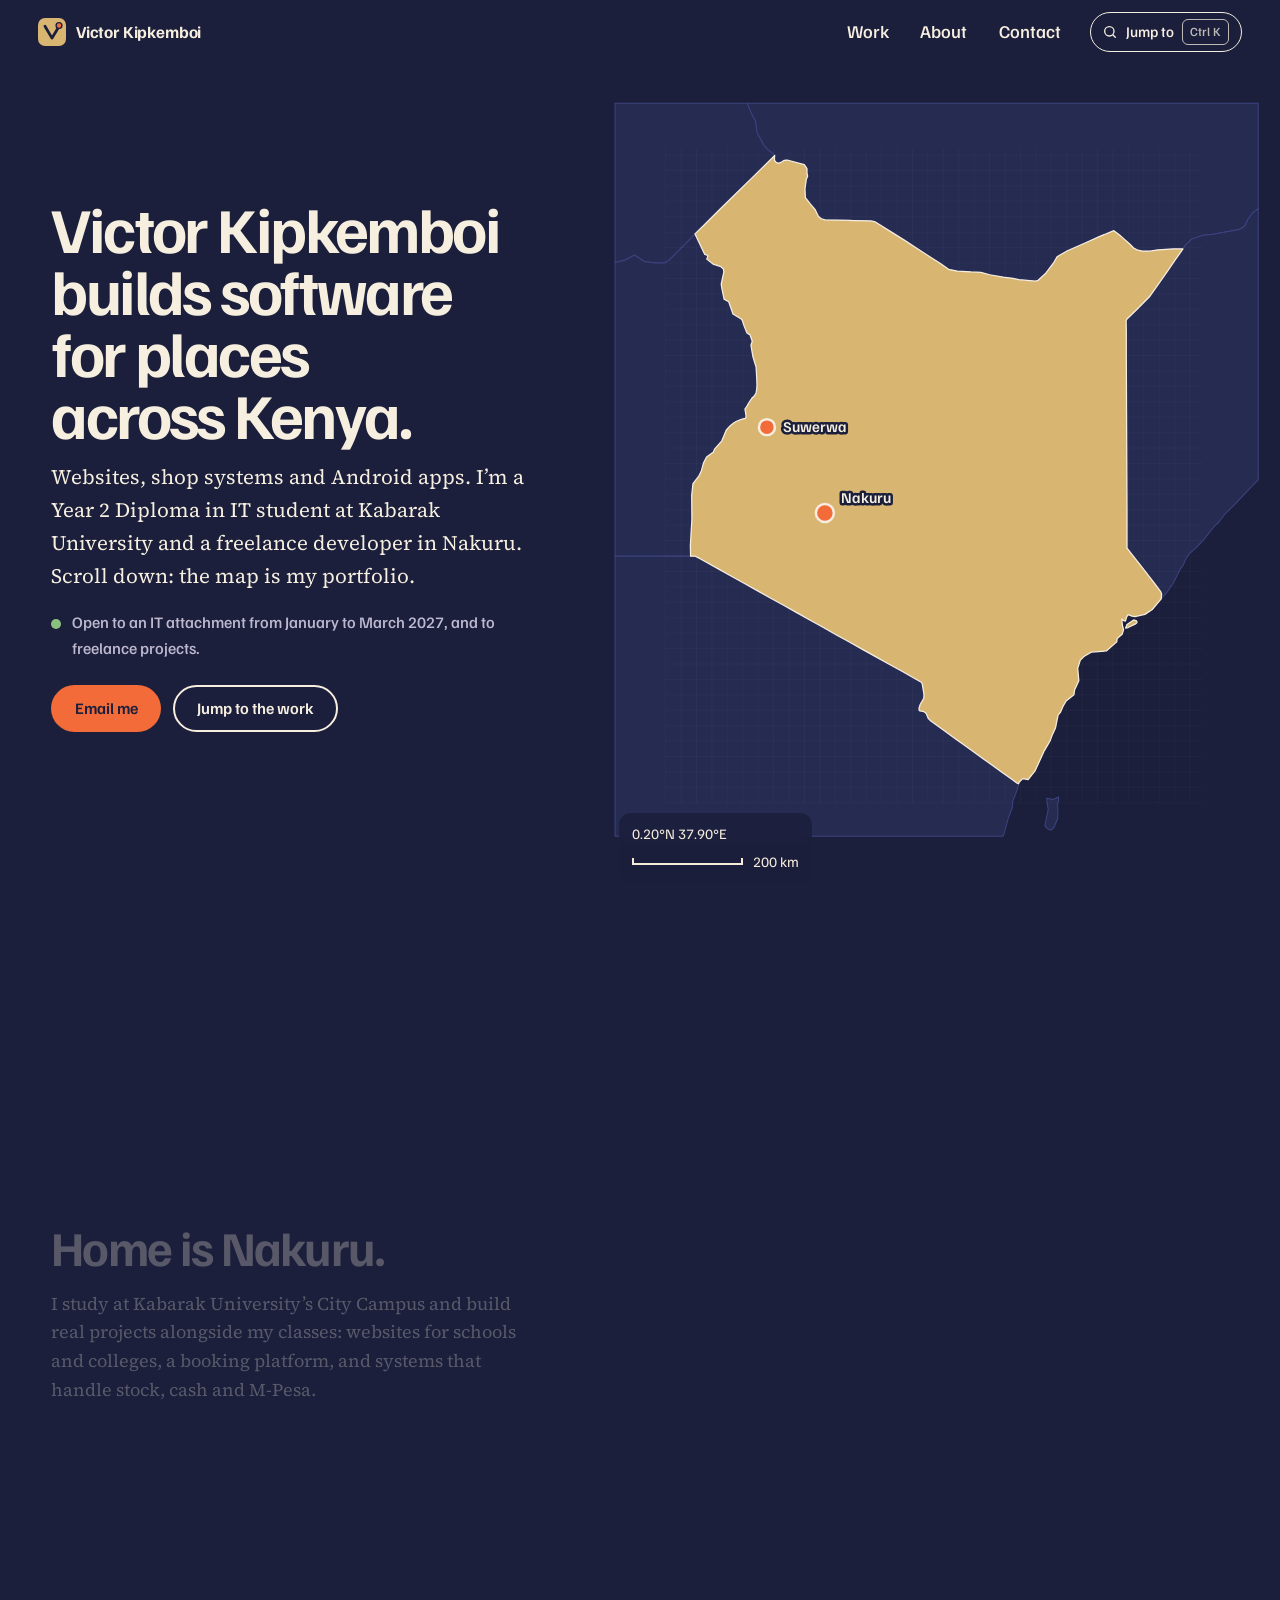
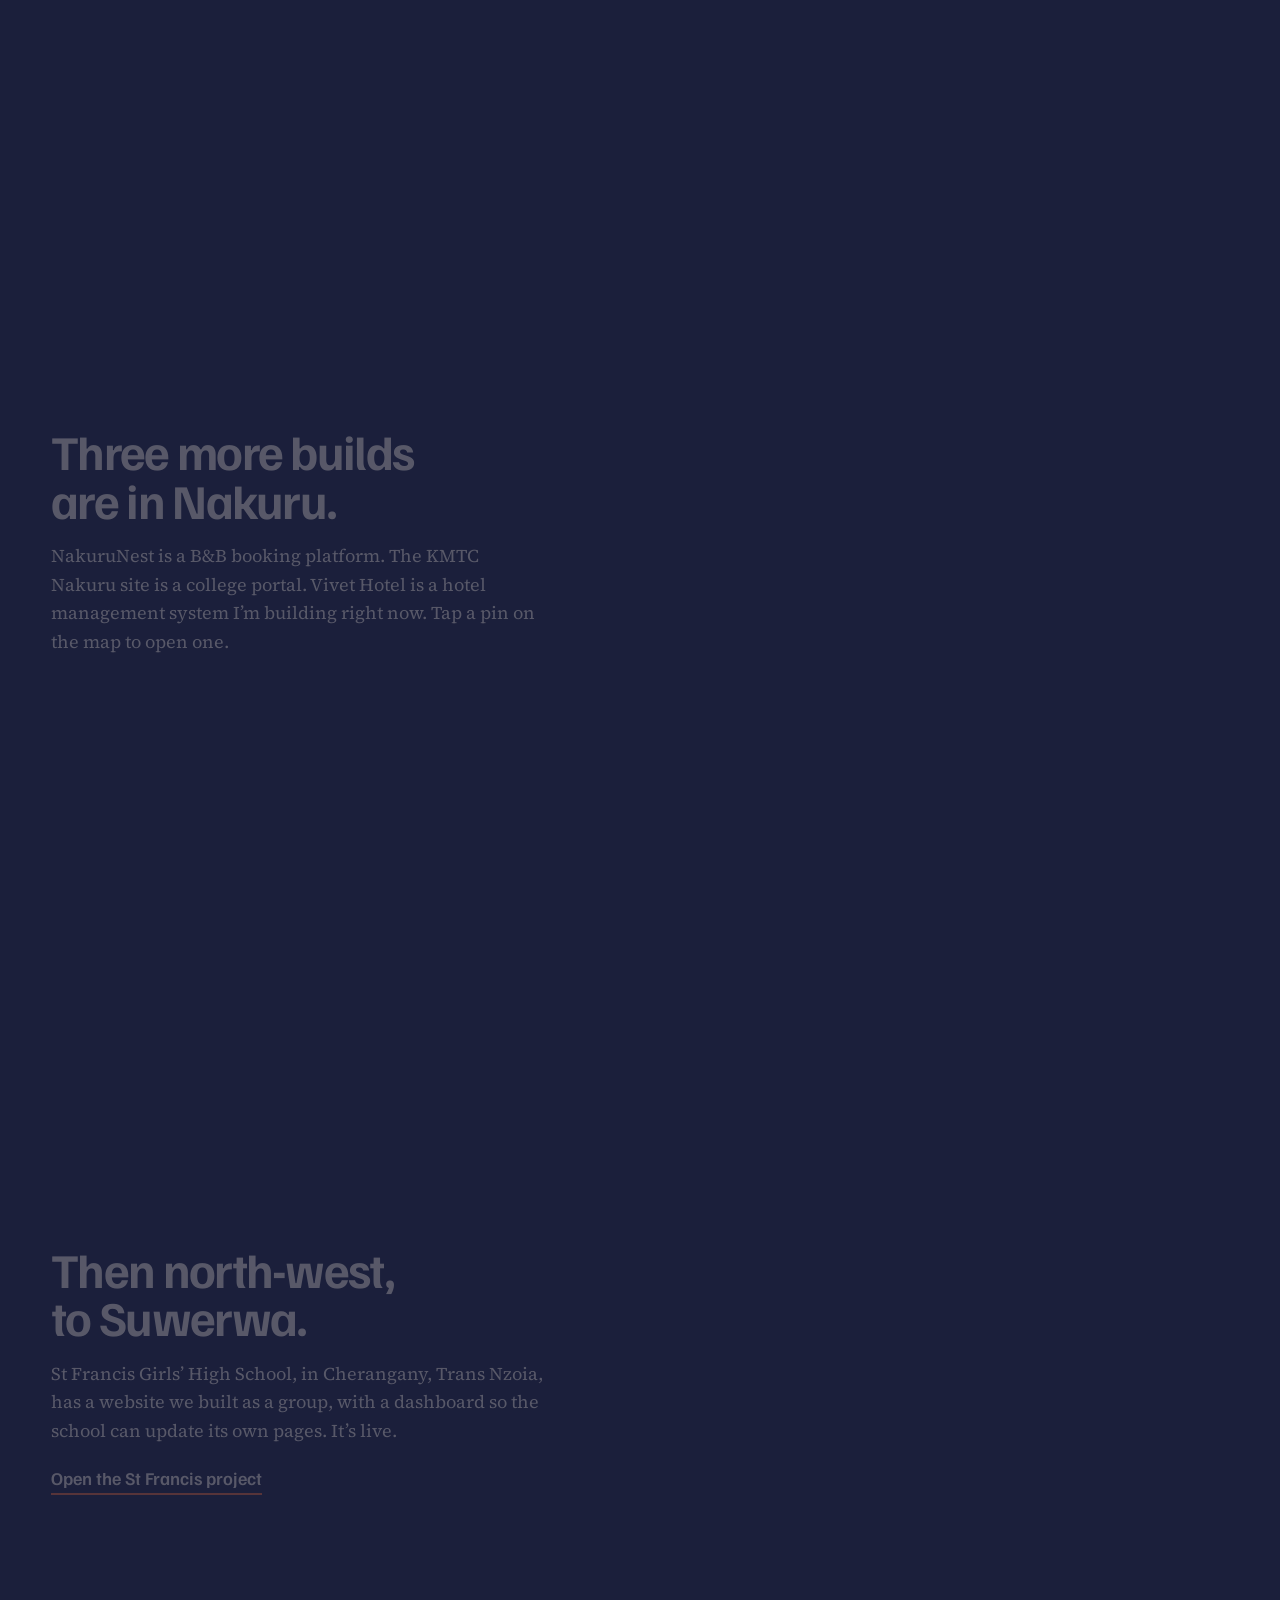
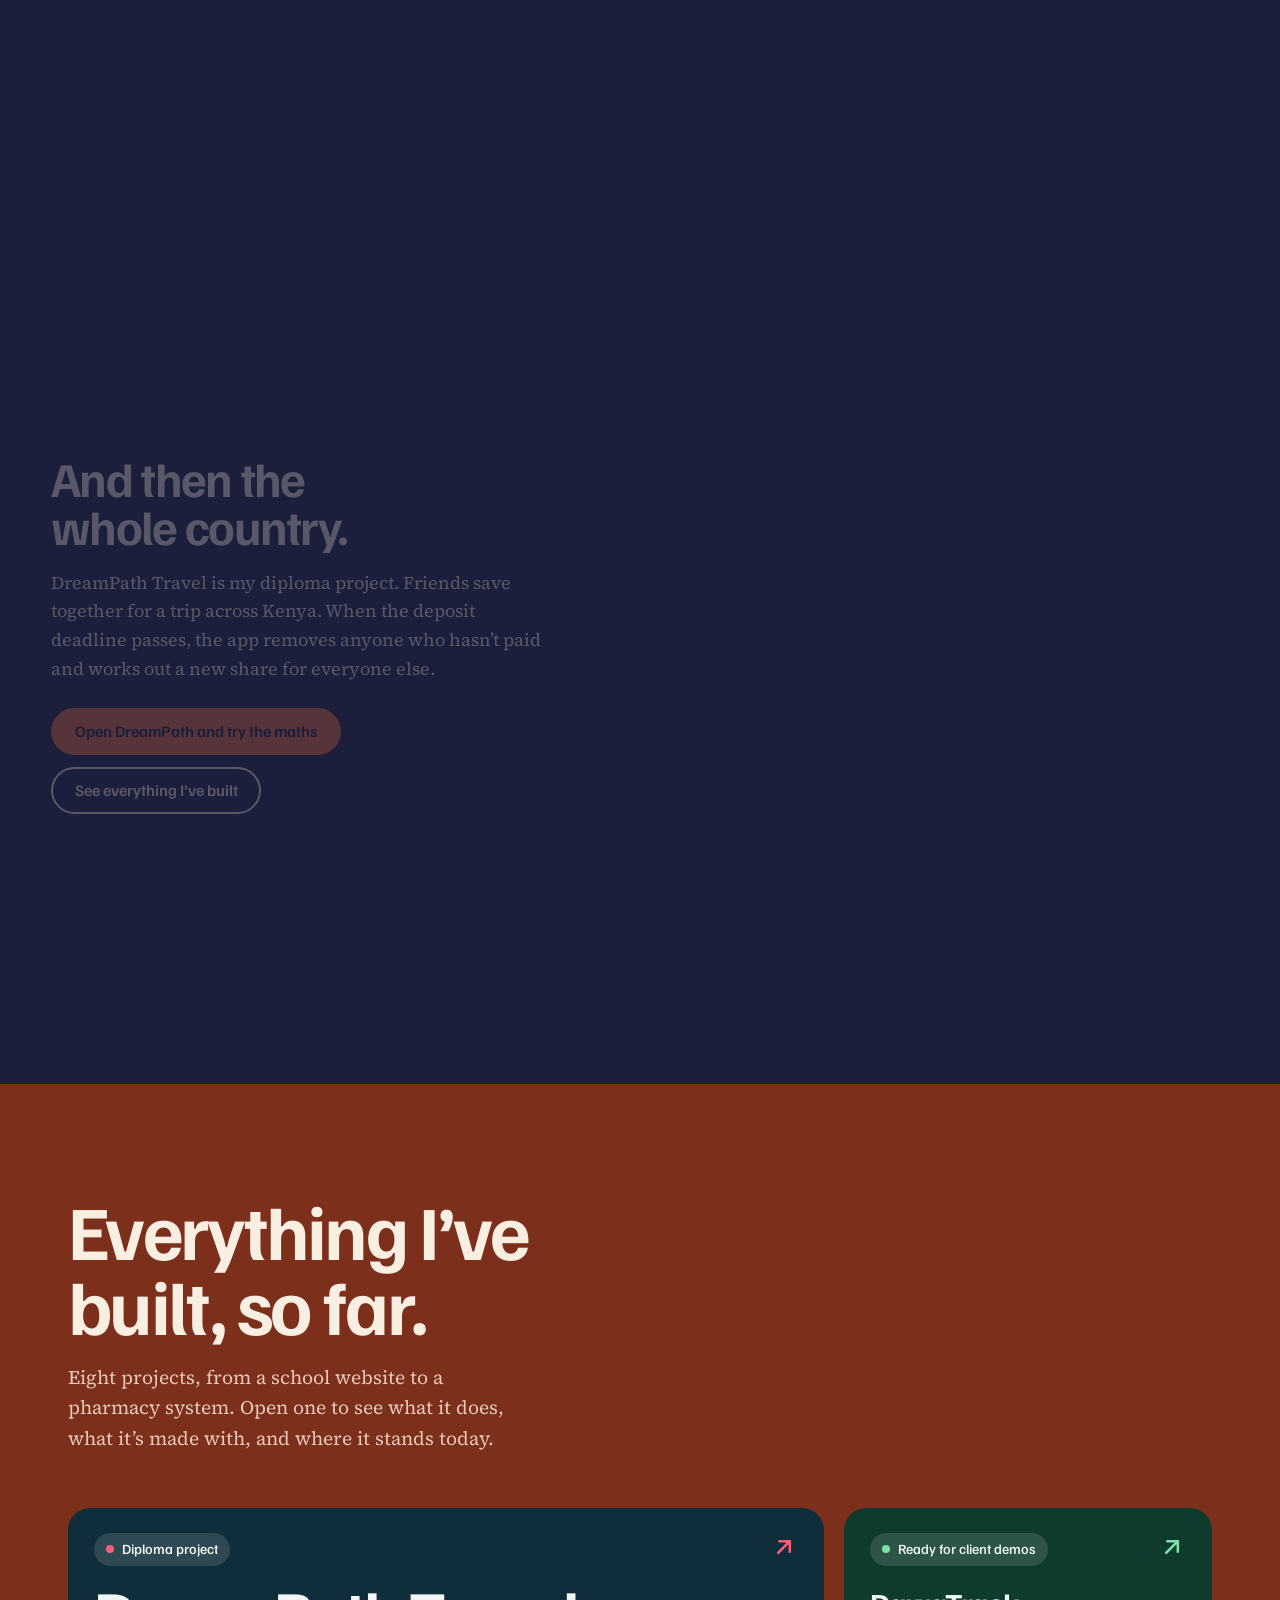
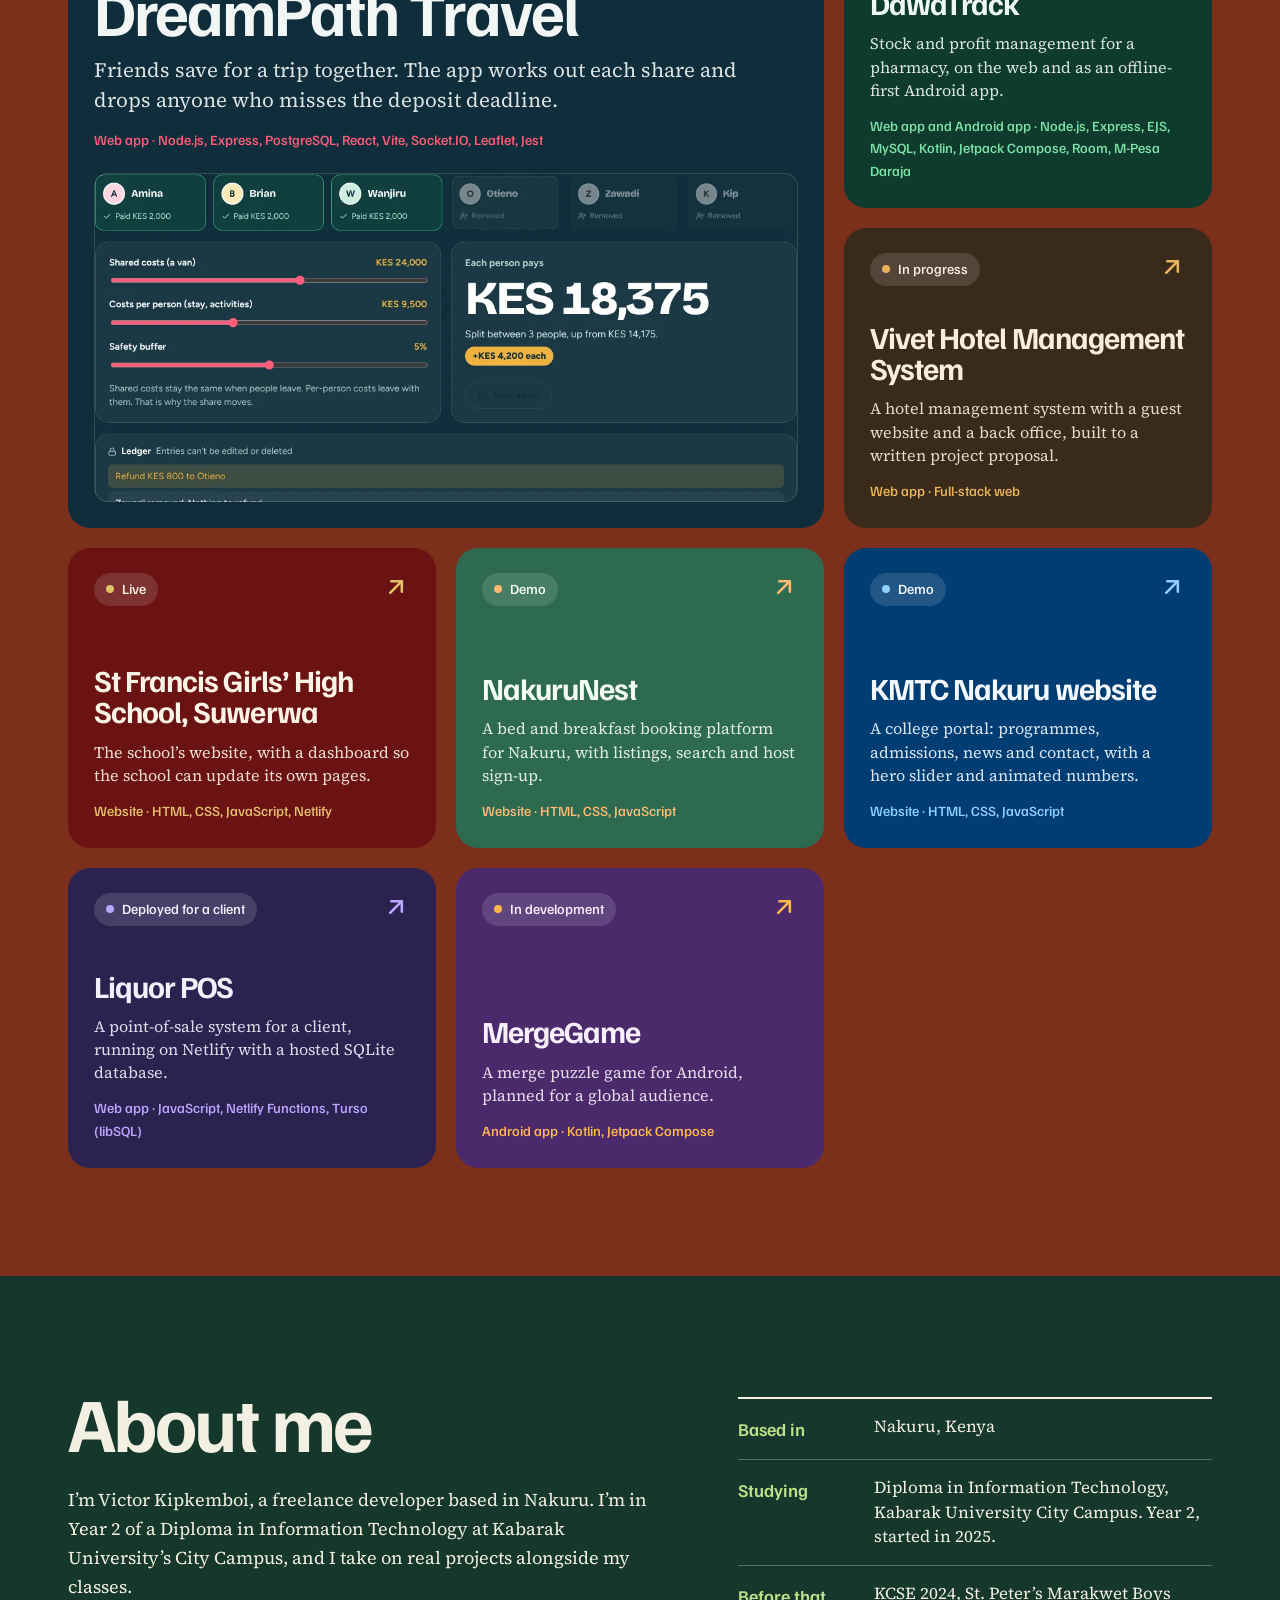
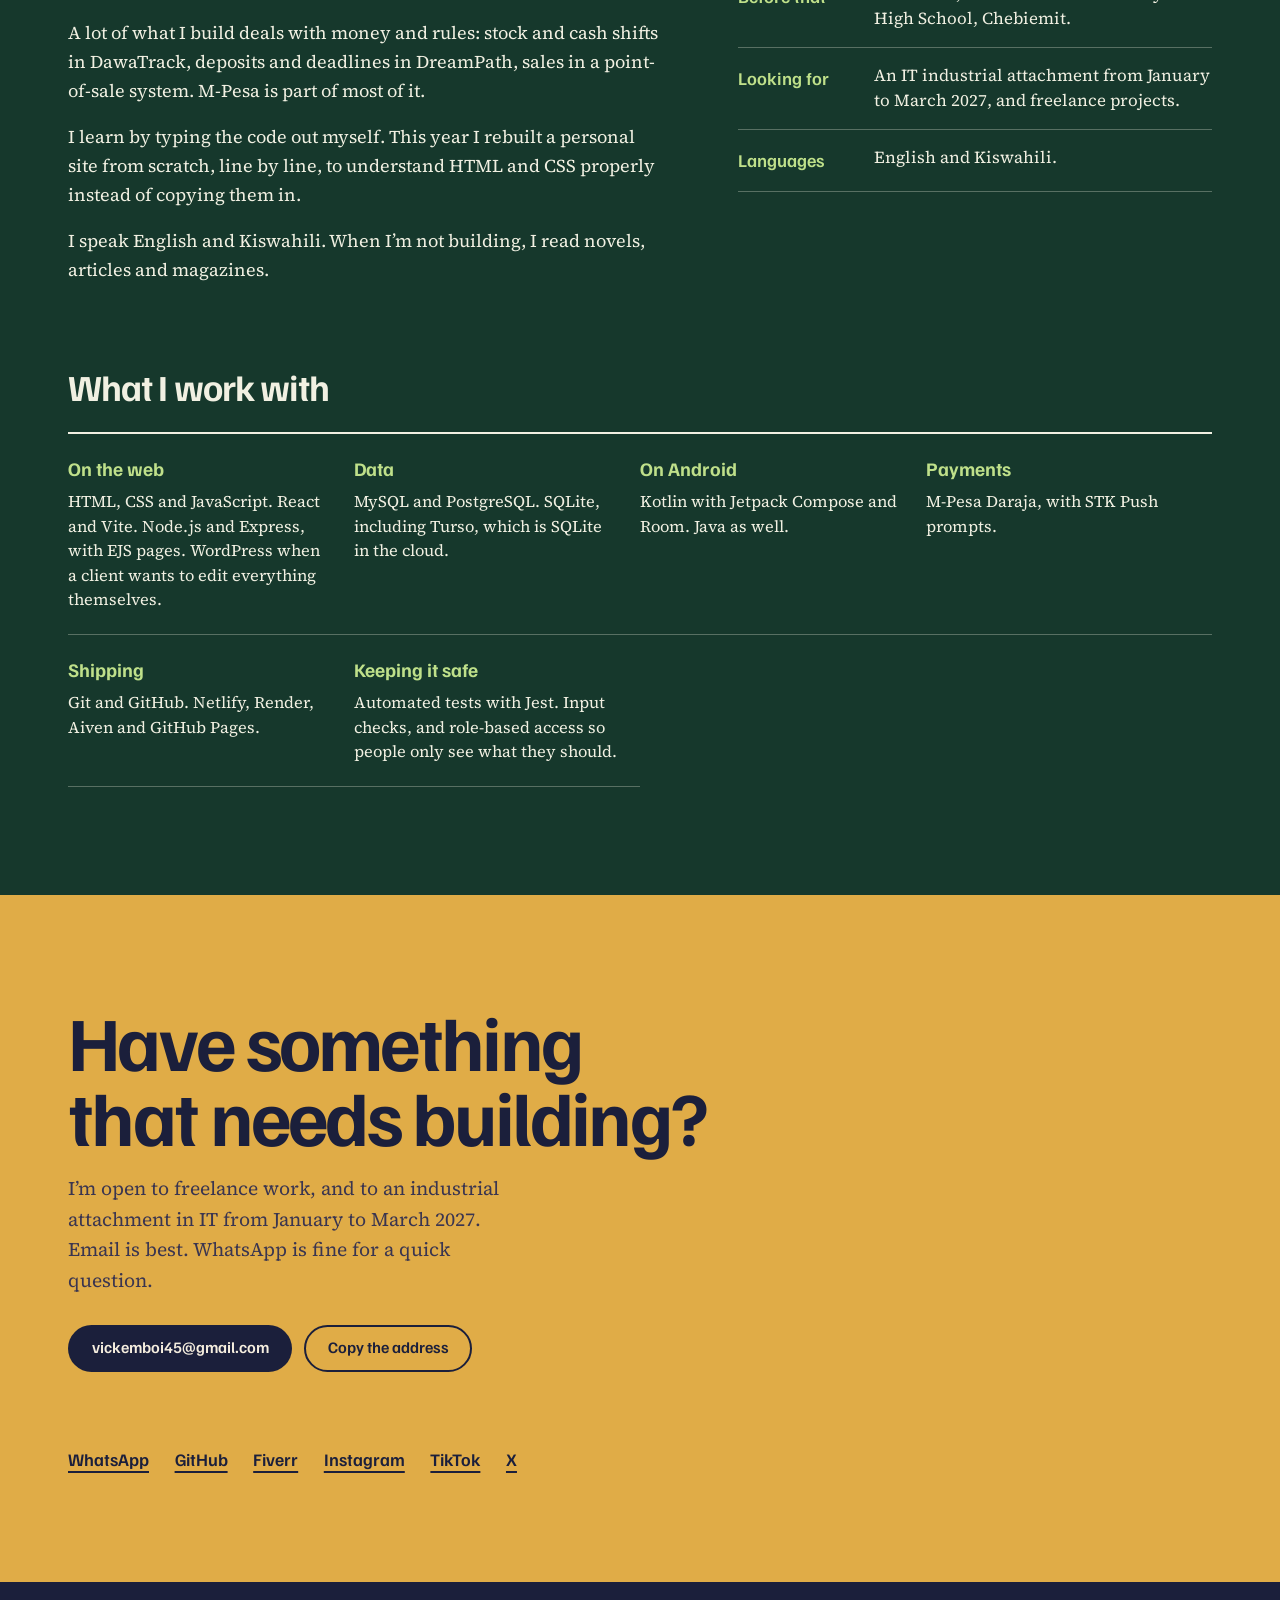
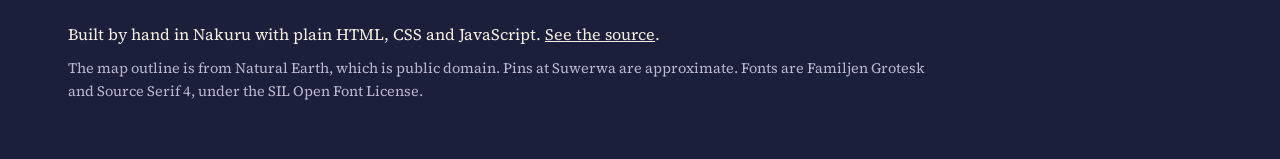
<file: index.html>
<!doctype html>
<html lang="en">
<head>
  <meta charset="utf-8">
  <meta name="viewport" content="width=device-width, initial-scale=1">
  <title>Victor Kipkemboi: web and Android developer in Nakuru</title>
  <meta name="description" content="Victor Kipkemboi is a freelance web and Android developer and a Diploma in IT student at Kabarak University in Nakuru, Kenya. Explore his projects on a map of Kenya: DreamPath Travel, DawaTrack, school sites and more.">
  <meta name="theme-color" content="#1B1F3B">
  <meta property="og:title" content="Victor Kipkemboi: web and Android developer in Nakuru">
  <meta property="og:description" content="Websites, shop systems and Android apps for places across Kenya. Scroll the map to see the work.">
  <meta property="og:type" content="website">
  <link rel="icon" href="logo.svg" type="image/svg+xml">
  <link rel="preload" href="fonts/familjen-grotesk.woff2" as="font" type="font/woff2" crossorigin>
  <link rel="preload" href="fonts/source-serif-4.woff2" as="font" type="font/woff2" crossorigin>
  <link rel="stylesheet" href="css/site.css">
</head>
<body data-tone="dusk">
  <a class="skip" href="#story">Skip to the content</a>

  <header class="top" id="top">
    <a class="brand" href="#story" aria-label="Victor Kipkemboi, back to the top">
      <svg viewBox="0 0 32 32" width="28" height="28" aria-hidden="true"><rect width="32" height="32" rx="8" fill="#D9B572"/><path d="M8 9.5 16 23l6.6-11" fill="none" stroke="#1B1F3B" stroke-width="3.2" stroke-linecap="round" stroke-linejoin="round"/><circle cx="24" cy="8.6" r="3.3" fill="#F26B38" stroke="#1B1F3B" stroke-width="1.6"/></svg>
      <span>Victor Kipkemboi</span>
    </a>
    <nav aria-label="Sections">
      <a href="#work">Work</a>
      <a href="#about">About</a>
      <a href="#contact">Contact</a>
      <button type="button" class="jump" id="openJump" aria-label="Quick jump to a project or section">
        <svg viewBox="0 0 24 24" width="16" height="16" fill="none" stroke="currentColor" stroke-width="2" stroke-linecap="round" aria-hidden="true"><circle cx="11" cy="11" r="7"/><path d="m20 20-3.5-3.5"/></svg>
        <span class="jump-text">Jump to</span><kbd>Ctrl K</kbd>
      </button>
    </nav>
  </header>

  <main>
    <!-- 1. The map story: the first screen is also the first step -->
    <section id="story" class="story" data-tone="dusk" aria-label="Who I am, and where my work is">
      <div class="story-grid">
        <div class="stage" id="stage">
          <svg class="map" id="map" role="img" aria-label="A map of Kenya. Pins mark Nakuru, where I live and where several projects are, Suwerwa in Trans Nzoia where a school website is, and the eleven places that DreamPath Travel knows about."></svg>
          <div class="readout" aria-hidden="true">
            <span id="coords">0.30°S 36.08°E</span>
            <span class="scalebar"><i id="scaleLine"></i><span id="scaleText">100 km</span></span>
          </div>
        </div>

        <div class="steps" id="steps">
          <div class="step" data-step="0">
            <h1>Victor Kipkemboi builds software for places across Kenya.</h1>
            <p class="lede">Websites, shop systems and Android apps. I&rsquo;m a Year 2 Diploma in IT student at Kabarak University and a freelance developer in Nakuru. Scroll down: the map is my portfolio.</p>
            <p class="avail"><span class="dot" aria-hidden="true"></span>Open to an IT attachment from January to March 2027, and to freelance projects.</p>
            <div class="actions">
              <a class="btn btn-solid" href="mailto:vickemboi45@gmail.com">Email me</a>
              <a class="btn btn-line" href="#work">Jump to the work</a>
            </div>
          </div>

          <div class="step" data-step="1">
            <h2>Home is Nakuru.</h2>
            <p>I study at Kabarak University&rsquo;s City Campus and build real projects alongside my classes: websites for schools and colleges, a booking platform, and systems that handle stock, cash and M-Pesa.</p>
          </div>

          <div class="step" data-step="2">
            <h2>Three more builds are in Nakuru.</h2>
            <p>NakuruNest is a B&amp;B booking platform. The KMTC Nakuru site is a college portal. Vivet Hotel is a hotel management system I&rsquo;m building right now. Tap a pin on the map to open one.</p>
          </div>

          <div class="step" data-step="3">
            <h2>Then north-west, to Suwerwa.</h2>
            <p>St Francis Girls&rsquo; High School, in Cherangany, Trans Nzoia, has a website we built as a group, with a dashboard so the school can update its own pages. It&rsquo;s live.</p>
            <p><button type="button" class="textlink" data-open="stfrancis">Open the St Francis project</button></p>
          </div>

          <div class="step" data-step="4">
            <h2>And then the whole country.</h2>
            <p>DreamPath Travel is my diploma project. Friends save together for a trip across Kenya. When the deposit deadline passes, the app removes anyone who hasn&rsquo;t paid and works out a new share for everyone else.</p>
            <div class="actions">
              <button type="button" class="btn btn-solid" data-open="dreampath">Open DreamPath and try the maths</button>
              <a class="btn btn-line" href="#work">See everything I&rsquo;ve built</a>
            </div>
          </div>
        </div>
      </div>
    </section>

    <!-- 2. The work -->
    <section id="work" class="work" data-tone="laterite" aria-labelledby="work-h">
      <div class="wrap">
        <h2 id="work-h" class="big">Everything I&rsquo;ve built, so far.</h2>
        <p class="intro">Eight projects, from a school website to a pharmacy system. Open one to see what it does, what it&rsquo;s made with, and where it stands today.</p>
        <div class="tiles" id="tiles"></div>
        <noscript><p class="intro">This section needs JavaScript. The projects are: DreamPath Travel, DawaTrack, Vivet Hotel Management System, St Francis Girls&rsquo; High School, NakuruNest, KMTC Nakuru website, Liquor POS and MergeGame. Email me at vickemboi45@gmail.com for details.</p></noscript>
      </div>
    </section>

    <!-- 3. About -->
    <section id="about" class="about" data-tone="acacia" aria-labelledby="about-h">
      <div class="wrap about-grid">
        <div class="about-text">
          <h2 id="about-h" class="big">About me</h2>
          <p>I&rsquo;m Victor Kipkemboi, a freelance developer based in Nakuru. I&rsquo;m in Year 2 of a Diploma in Information Technology at Kabarak University&rsquo;s City Campus, and I take on real projects alongside my classes.</p>
          <p>A lot of what I build deals with money and rules: stock and cash shifts in DawaTrack, deposits and deadlines in DreamPath, sales in a point-of-sale system. M-Pesa is part of most of it.</p>
          <p>I learn by typing the code out myself. This year I rebuilt a personal site from scratch, line by line, to understand HTML and CSS properly instead of copying them in.</p>
          <p>I speak English and Kiswahili. When I&rsquo;m not building, I read novels, articles and magazines.</p>
        </div>
        <dl class="facts">
          <div><dt>Based in</dt><dd>Nakuru, Kenya</dd></div>
          <div><dt>Studying</dt><dd>Diploma in Information Technology, Kabarak University City Campus. Year 2, started in 2025.</dd></div>
          <div><dt>Before that</dt><dd>KCSE 2024, St. Peter&rsquo;s Marakwet Boys High School, Chebiemit.</dd></div>
          <div><dt>Looking for</dt><dd>An IT industrial attachment from January to March 2027, and freelance projects.</dd></div>
          <div><dt>Languages</dt><dd>English and Kiswahili.</dd></div>
        </dl>
      </div>

      <div class="wrap">
        <h3 class="mid">What I work with</h3>
        <div class="kit">
          <div><h4>On the web</h4><p>HTML, CSS and JavaScript. React and Vite. Node.js and Express, with EJS pages. WordPress when a client wants to edit everything themselves.</p></div>
          <div><h4>Data</h4><p>MySQL and PostgreSQL. SQLite, including Turso, which is SQLite in the cloud.</p></div>
          <div><h4>On Android</h4><p>Kotlin with Jetpack Compose and Room. Java as well.</p></div>
          <div><h4>Payments</h4><p>M-Pesa Daraja, with STK Push prompts.</p></div>
          <div><h4>Shipping</h4><p>Git and GitHub. Netlify, Render, Aiven and GitHub Pages.</p></div>
          <div><h4>Keeping it safe</h4><p>Automated tests with Jest. Input checks, and role-based access so people only see what they should.</p></div>
        </div>
      </div>
    </section>

    <!-- 4. Contact -->
    <section id="contact" class="contact" data-tone="gold" aria-labelledby="contact-h">
      <div class="wrap">
        <h2 id="contact-h" class="big">Have something that needs building?</h2>
        <p class="intro">I&rsquo;m open to freelance work, and to an industrial attachment in IT from January to March 2027. Email is best. WhatsApp is fine for a quick question.</p>
        <div class="actions">
          <a class="btn btn-ink" href="mailto:vickemboi45@gmail.com">vickemboi45@gmail.com</a>
          <button type="button" class="btn btn-ink-line" id="copyEmail">Copy the address</button>
        </div>
        <p class="live" id="copyNote" role="status"></p>
        <ul class="links">
          <li><a href="https://wa.me/254757593161" target="_blank" rel="noopener">WhatsApp</a></li>
          <li><a href="https://github.com/vick45-dot" target="_blank" rel="noopener">GitHub</a></li>
          <li><a href="https://www.fiverr.com/vict0r_build" target="_blank" rel="noopener">Fiverr</a></li>
          <li><a href="https://www.instagram.com/mb01._v._" target="_blank" rel="noopener">Instagram</a></li>
          <li><a href="https://www.tiktok.com/@coushy" target="_blank" rel="noopener">TikTok</a></li>
          <li><a href="https://x.com/Vincent33946658ner" target="_blank" rel="noopener">X</a></li>
        </ul>
      </div>
    </section>
  </main>

  <footer class="foot" data-tone="dusk">
    <div class="wrap">
      <p>Built by hand in Nakuru with plain HTML, CSS and JavaScript. <a href="https://github.com/vick45-dot/My-Portfolio" target="_blank" rel="noopener">See the source</a>.</p>
      <p class="small">The map outline is from Natural Earth, which is public domain. Pins at Suwerwa are approximate. Fonts are Familjen Grotesk and Source Serif 4, under the SIL Open Font License.</p>
    </div>
  </footer>

  <!-- Project viewer -->
  <dialog id="case" class="case" aria-labelledby="case-title">
    <div class="case-bar">
      <button type="button" class="iconbtn" id="casePrev" aria-label="Previous project"><svg viewBox="0 0 24 24" width="20" height="20" fill="none" stroke="currentColor" stroke-width="2" stroke-linecap="round" stroke-linejoin="round" aria-hidden="true"><path d="m15 18-6-6 6-6"/></svg></button>
      <button type="button" class="iconbtn" id="caseNext" aria-label="Next project"><svg viewBox="0 0 24 24" width="20" height="20" fill="none" stroke="currentColor" stroke-width="2" stroke-linecap="round" stroke-linejoin="round" aria-hidden="true"><path d="m9 18 6-6-6-6"/></svg></button>
      <span class="case-count" id="caseCount" aria-live="polite"></span>
      <button type="button" class="iconbtn case-close" id="caseClose" aria-label="Close project"><svg viewBox="0 0 24 24" width="20" height="20" fill="none" stroke="currentColor" stroke-width="2" stroke-linecap="round" aria-hidden="true"><path d="M18 6 6 18M6 6l12 12"/></svg></button>
    </div>
    <div class="case-body" id="caseBody"></div>
  </dialog>

  <!-- Quick jump -->
  <dialog id="pal" class="pal" aria-label="Quick jump">
    <div class="pal-box">
      <input id="palQ" type="text" role="combobox" aria-expanded="true" aria-controls="palList" aria-autocomplete="list" autocomplete="off" spellcheck="false" placeholder="Jump to a project, a section or an action">
      <ul id="palList" role="listbox" aria-label="Results"></ul>
      <p class="pal-help"><kbd>↑</kbd> <kbd>↓</kbd> to move, <kbd>Enter</kbd> to open, <kbd>Esc</kbd> to close</p>
    </div>
  </dialog>

  <script src="js/kenya-data.js"></script>
  <script src="js/data.js"></script>
  <script src="js/story.js"></script>
  <script src="js/viewer.js"></script>
  <script src="js/jump.js"></script>
  <script src="js/main.js"></script>
</body>
</html>
</file>
<file: css/site.css>
/* Victor Kipkemboi: portfolio. Plain CSS, no framework. */

@font-face { font-family: "Familjen Grotesk"; src: url("../fonts/familjen-grotesk.woff2") format("woff2"); font-weight: 400 700; font-style: normal; font-display: swap; }
@font-face { font-family: "Source Serif 4"; src: url("../fonts/source-serif-4.woff2") format("woff2"); font-weight: 200 900; font-style: normal; font-display: swap; }
@font-face { font-family: "Source Serif 4"; src: url("../fonts/source-serif-4-italic.woff2") format("woff2"); font-weight: 200 900; font-style: italic; font-display: swap; }

:root {
  --paper: #F6EEDF;
  --dusk: #1B1F3B;
  --dusk-2: #262B52;
  --murram: #F26B38;
  --display: "Familjen Grotesk", "Segoe UI", system-ui, sans-serif;
  --text: "Source Serif 4", Georgia, "Times New Roman", serif;
  --head: 64px;
  /* the colours of the section you are in; each section sets its own */
  --bg: #1B1F3B; --fg: #F6EEDF; --accent: #F26B38; --muted: #BDB8CF;
}
body[data-tone="dusk"], [data-tone="dusk"]       { --bg: #1B1F3B; --fg: #F6EEDF; --accent: #F26B38; --muted: #BDB8CF; }
body[data-tone="laterite"], [data-tone="laterite"] { --bg: #7C2F1B; --fg: #F8EFE2; --accent: #F2D08E; --muted: #E7C9B8; }
body[data-tone="acacia"], [data-tone="acacia"]   { --bg: #16382C; --fg: #F1F0E2; --accent: #BFE08A; --muted: #BFD3C6; }
body[data-tone="gold"], [data-tone="gold"]       { --bg: #E0AC47; --fg: #1B1F3B; --accent: #7C2F1B; --muted: #3A3550; }

*, *::before, *::after { box-sizing: border-box; }
html { scroll-behavior: smooth; scroll-padding-top: var(--head); -webkit-text-size-adjust: 100%; }
body { margin: 0; background: var(--dusk); color: var(--paper); font-family: var(--text); font-size: 1.125rem; line-height: 1.6; text-rendering: optimizeLegibility; }
h1, h2, h3, h4, p, dl, dd, ul { margin: 0; }
ul { padding: 0; list-style: none; }
img, svg { display: block; max-width: 100%; }
a { color: inherit; }
button { font: inherit; color: inherit; }
.sr-only { position: absolute; width: 1px; height: 1px; overflow: hidden; clip: rect(0 0 0 0); white-space: nowrap; }
:focus-visible { outline: 3px solid var(--accent); outline-offset: 3px; border-radius: 4px; }
.skip { position: fixed; left: 12px; top: -60px; z-index: 100; background: var(--paper); color: var(--dusk); padding: 10px 16px; border-radius: 8px; font-family: var(--display); font-weight: 600; text-decoration: none; }
.skip:focus { top: 12px; }
kbd { font-family: var(--display); font-size: .78rem; font-weight: 500; padding: 2px 7px; border-radius: 6px; border: 1.5px solid currentColor; opacity: .75; }

.wrap { width: 100%; max-width: 1240px; margin: 0 auto; padding: 0 clamp(18px, 4vw, 48px); }
.big { font-family: var(--display); font-weight: 700; font-size: clamp(2.3rem, 6vw, 5.2rem); line-height: .98; letter-spacing: -0.035em; max-width: 16ch; text-wrap: balance; }
.mid { font-family: var(--display); font-weight: 700; font-size: clamp(1.5rem, 3vw, 2.3rem); letter-spacing: -0.025em; line-height: 1.1; }
.intro { margin-top: 1.2rem; max-width: 46ch; color: var(--muted); font-size: clamp(1.05rem, 1.5vw, 1.25rem); }

/* buttons */
.btn { display: inline-flex; align-items: center; gap: .5rem; padding: .8rem 1.35rem; border-radius: 999px; font-family: var(--display); font-weight: 600; font-size: 1rem; line-height: 1.1; text-decoration: none; cursor: pointer; border: 2px solid transparent; transition: transform .2s, background .2s, color .2s, border-color .2s; }
.btn:hover { transform: translateY(-2px); }
.btn-solid { background: var(--murram); color: #1B1F3B; }
.btn-solid:hover { background: #FF8454; }
.btn-line { border-color: currentColor; color: inherit; background: transparent; }
.btn-line:hover { background: rgba(246, 238, 223, .12); }
.btn-ink { background: var(--dusk); color: var(--paper); }
.btn-ink:hover { background: #2a2f58; }
.btn-ink-line { border-color: var(--dusk); color: var(--dusk); background: transparent; }
.btn-ink-line:hover { background: rgba(27, 31, 59, .12); }
.actions { display: flex; flex-wrap: wrap; gap: .75rem; }
.textlink { all: unset; cursor: pointer; font-family: var(--display); font-weight: 600; border-bottom: 2px solid var(--accent); padding-bottom: 1px; }
.textlink:hover { border-bottom-color: currentColor; }
.textlink:focus-visible { outline: 3px solid var(--accent); outline-offset: 4px; }

/* header: the colour of whichever section is underneath */
.top { position: fixed; z-index: 30; inset: 0 0 auto 0; height: var(--head); display: flex; align-items: center; justify-content: space-between; gap: 1rem; padding: 0 clamp(14px, 3vw, 40px); background: var(--bg); color: var(--fg); transition: background .5s, color .5s; font-family: var(--display); }
.brand { display: inline-flex; align-items: center; gap: .6rem; font-weight: 700; font-size: 1.05rem; text-decoration: none; letter-spacing: -0.01em; }
.top nav { display: flex; align-items: center; gap: clamp(.5rem, 2vw, 1.6rem); }
.top nav > a { text-decoration: none; font-weight: 500; padding: .5rem .2rem; border-bottom: 2px solid transparent; }
.top nav > a:hover { border-bottom-color: currentColor; }
.jump { display: inline-flex; align-items: center; gap: .5rem; border: 1.5px solid currentColor; background: transparent; padding: .4rem .7rem; border-radius: 999px; cursor: pointer; font-weight: 500; font-size: .92rem; }
.jump:hover { background: rgba(127, 127, 127, .2); }
@media (max-width: 640px) {
  .top nav > a { display: none; }
  .jump .jump-text, .jump kbd { display: none; }
  .jump { padding: .55rem; }
  .brand span { font-size: .98rem; }
}

/* 1. the map story */
.story { background: var(--dusk); color: var(--paper); }
.story-grid { display: grid; grid-template-columns: minmax(0, 1fr) minmax(0, 1.15fr); max-width: 1500px; margin: 0 auto; }
.stage { position: sticky; top: 0; height: 100svh; order: 2; padding-top: var(--head); background: var(--dusk); overflow: hidden; }
.map { width: 100%; height: 100%; display: block; touch-action: pan-y; }
.map .neigh { fill: #262B52; stroke: #3C4380; stroke-width: 1; vector-effect: non-scaling-stroke; }
.map .land { fill: #D9B572; stroke: #F6EEDF; stroke-width: 1.25; stroke-linejoin: round; vector-effect: non-scaling-stroke; }
.map .grat line { stroke: rgba(246, 238, 223, .11); stroke-width: 1; vector-effect: non-scaling-stroke; }
.map .route { fill: none; stroke: #1B1F3B; stroke-width: 2; stroke-dasharray: 2 7; stroke-linecap: round; vector-effect: non-scaling-stroke; }
.map .link { stroke: rgba(246, 238, 223, .55); stroke-width: 1.5; stroke-dasharray: 3 5; }
.map .pin { cursor: pointer; }
.map .pin circle.core { fill: var(--murram); stroke: #F6EEDF; stroke-width: 2.5; }
.map .pin.small circle.core { fill: #1B1F3B; stroke: #F6EEDF; stroke-width: 2; }
.map .pin circle.halo { fill: none; stroke: var(--murram); stroke-width: 2; opacity: .8; transform-box: fill-box; transform-origin: center; animation: pulse 2.6s ease-out infinite; }
.map .pin text { font-family: var(--display); font-weight: 600; font-size: 15px; fill: #F6EEDF; paint-order: stroke; stroke: #1B1F3B; stroke-width: 5px; stroke-linejoin: round; pointer-events: none; }
.map .pin.dark text { fill: #1B1F3B; stroke: #D9B572; stroke-width: 4px; font-weight: 500; font-size: 13px; }
.map .pin:focus-visible { outline: none; }
.map .pin:focus-visible circle.core { stroke: #F2D08E; stroke-width: 4; }
.map .pin:hover circle.core { fill: #FF8454; }
@keyframes pulse { from { transform: scale(1); opacity: .85; } to { transform: scale(3); opacity: 0; } }
.readout { position: absolute; left: clamp(10px, 2vw, 24px); bottom: clamp(10px, 2vh, 22px); display: flex; flex-direction: column; gap: .35rem; font-family: var(--display); font-size: .9rem; color: #F5ECDC; background: rgba(27, 31, 59, .82); padding: .55rem .8rem; border-radius: 12px; -webkit-backdrop-filter: blur(6px); backdrop-filter: blur(6px); }
.scalebar { display: inline-flex; align-items: center; gap: .6rem; }
.scalebar i { display: block; height: 7px; border: 2px solid currentColor; border-top: 0; transition: width .2s; }

.steps { order: 1; padding: 0 clamp(18px, 4vw, 56px); }
.step { min-height: 92svh; display: flex; flex-direction: column; justify-content: center; gap: 1.1rem; padding: 8vh 0; opacity: .28; transition: opacity .5s; }
.step.on { opacity: 1; }
.step:first-child { min-height: 100svh; padding-top: calc(var(--head) + 4vh); }
.step:last-child { min-height: 100svh; }
.step h1 { font-family: var(--display); font-weight: 700; font-size: clamp(2.5rem, 5vw, 4.9rem); line-height: .97; letter-spacing: -0.04em; text-wrap: balance; }
.step h2 { font-family: var(--display); font-weight: 700; font-size: clamp(2rem, 3.8vw, 3.4rem); line-height: 1; letter-spacing: -0.035em; text-wrap: balance; }
.step p { max-width: 34em; }
.step .lede { font-size: clamp(1.1rem, 1.6vw, 1.3rem); }
.avail { display: flex; gap: .7rem; align-items: baseline; font-family: var(--display); font-weight: 500; font-size: 1rem; color: var(--muted); }
.avail .dot { flex: none; width: 10px; height: 10px; border-radius: 50%; background: #8BC17E; transform: translateY(1px); }
.step .actions { margin-top: .4rem; }

@media (max-width: 899px) {
  .story-grid { grid-template-columns: minmax(0, 1fr); }
  .stage { top: var(--head); height: 44svh; padding-top: 0; order: 0; z-index: 3; border-bottom: 2px solid rgba(246, 238, 223, .18); }
  .steps { order: 1; padding-top: 0; }
  .step { min-height: 74svh; padding: 4svh 0; }
  .step:first-child { min-height: 70svh; padding-top: calc(44svh + 18px); justify-content: flex-start; }
  .step:last-child { min-height: 84svh; }
  .step h1 { font-size: clamp(2.2rem, 9.5vw, 3.3rem); }
  .readout { font-size: .8rem; flex-direction: row; align-items: center; gap: 1rem; left: 0; right: 0; bottom: 0; border-radius: 0; padding: .55rem clamp(14px, 4vw, 24px); height: 50px; box-sizing: border-box; }
  .story { padding-top: var(--head); }
  .step:first-child { padding-top: 22px; }
}

/* 2. the work */
.work { background: var(--bg); color: var(--fg); padding: clamp(72px, 12vh, 140px) 0; }
.tiles { display: grid; grid-template-columns: repeat(auto-fill, minmax(min(100%, 290px), 1fr)); gap: clamp(12px, 1.6vw, 20px); margin-top: clamp(32px, 6vh, 64px); }
.tile { all: unset; box-sizing: border-box; cursor: pointer; display: flex; flex-direction: column; gap: .8rem; min-height: 300px; padding: clamp(18px, 2vw, 26px); border-radius: 22px; background: var(--tbg); color: var(--tfg); position: relative; overflow: hidden; transition: transform .25s, box-shadow .25s; font-family: var(--display); }
.tile:hover { transform: translateY(-5px); box-shadow: 0 18px 40px rgba(0, 0, 0, .32); }
.tile:focus-visible { outline: 3px solid #F6EEDF; outline-offset: 4px; }
.tile-top { display: flex; justify-content: space-between; align-items: flex-start; gap: .6rem; }
.chip { display: inline-flex; align-items: center; gap: .5rem; font-size: .88rem; font-weight: 500; padding: .3rem .75rem; border-radius: 999px; background: rgba(255, 255, 255, .13); }
.chip i { width: 8px; height: 8px; border-radius: 50%; background: var(--tacc); }
.arrow { flex: none; color: var(--tacc); transition: transform .25s; }
.tile:hover .arrow { transform: translate(4px, -4px); }
.tile-name { font-weight: 700; font-size: clamp(1.5rem, 2.4vw, 2.1rem); letter-spacing: -0.03em; line-height: 1.02; margin-top: auto; }
.tile-blurb { font-family: var(--text); font-weight: 400; font-size: 1rem; line-height: 1.45; opacity: .9; }
.tile-stack { font-size: .88rem; font-weight: 500; color: var(--tacc); }
.tile.feature { grid-column: 1 / -1; min-height: 360px; }
.tile.feature .tile-name { font-size: clamp(2.2rem, 5vw, 4.4rem); max-width: 14ch; }
.tile.feature .tile-blurb { font-size: clamp(1.05rem, 1.6vw, 1.3rem); max-width: 36em; }
@media (min-width: 900px) { .tile.feature { grid-column: span 2; grid-row: span 2; min-height: 0; } }
.tile-shot { display: block; flex: 1 1 auto; min-height: 170px; margin-top: .6rem; border-radius: 14px; border: 1px solid rgba(245, 236, 220, .16); background-repeat: no-repeat; background-size: cover; background-position: top left; }

/* 3. about */
.about { background: var(--bg); color: var(--fg); padding: clamp(72px, 12vh, 140px) 0; }
.about-grid { display: grid; grid-template-columns: minmax(0, 1.25fr) minmax(0, 1fr); gap: clamp(32px, 6vw, 96px); align-items: start; }
.about-text { display: flex; flex-direction: column; gap: 1.1rem; }
.about-text .big { margin-bottom: .6rem; }
.about-text p { max-width: 34em; }
.facts { display: flex; flex-direction: column; border-top: 2px solid var(--fg); margin-top: .8rem; }
.facts > div { display: grid; grid-template-columns: 7.5rem minmax(0, 1fr); gap: 1rem; padding: 1rem 0; border-bottom: 1.5px solid rgba(241, 240, 226, .3); }
.facts dt { font-family: var(--display); font-weight: 600; color: var(--accent); }
.facts dd { font-size: 1.05rem; line-height: 1.45; }
.mid { margin-top: clamp(56px, 9vh, 100px); }
.kit { display: grid; grid-template-columns: repeat(auto-fit, minmax(240px, 1fr)); gap: 0; margin-top: 1.6rem; border-top: 2px solid var(--fg); }
.kit > div { padding: 1.2rem 1.4rem 1.4rem 0; border-bottom: 1.5px solid rgba(241, 240, 226, .3); }
.kit h4 { font-family: var(--display); font-weight: 700; font-size: 1.2rem; color: var(--accent); margin-bottom: .35rem; }
.kit p { font-size: 1.02rem; line-height: 1.5; max-width: 30em; }
@media (max-width: 800px) { .about-grid { grid-template-columns: minmax(0, 1fr); } .facts > div { grid-template-columns: 6.5rem minmax(0, 1fr); } }

/* 4. contact */
.contact { background: var(--bg); color: var(--fg); padding: clamp(72px, 12vh, 140px) 0; }
.contact .intro { color: var(--muted); margin-bottom: 1.8rem; }
.live { min-height: 1.6em; margin-top: .8rem; font-family: var(--display); font-weight: 600; }
.links { display: flex; flex-wrap: wrap; gap: .4rem 1.6rem; margin-top: 2rem; font-family: var(--display); font-weight: 600; font-size: 1.1rem; }
.links a { text-decoration-thickness: 2px; text-underline-offset: 5px; }

.foot { background: var(--dusk); color: var(--paper); padding: 40px 0 56px; font-size: 1rem; }
.foot .wrap { display: flex; flex-direction: column; gap: .6rem; }
.foot .small { font-size: .9rem; color: var(--muted); max-width: 60em; }

/* the project viewer */
.case { position: fixed; inset: 0; width: 100%; max-width: none; height: 100dvh; max-height: none; margin: 0; padding: 0; border: 0; background: var(--cbg, #1B1F3B); color: var(--cfg, #F6EEDF); overflow: hidden; }
.case::backdrop { background: rgba(10, 12, 24, .7); }
.case[open] { display: flex; flex-direction: column; animation: rise .35s cubic-bezier(.2, .8, .2, 1); }
@keyframes rise { from { opacity: 0; transform: translateY(24px); } to { opacity: 1; transform: none; } }
.case-bar { flex: none; display: flex; align-items: center; gap: .5rem; height: 60px; padding: 0 clamp(10px, 2.5vw, 28px); border-bottom: 1.5px solid rgba(255, 255, 255, .18); font-family: var(--display); }
.case-count { margin-left: .4rem; opacity: .8; font-weight: 500; }
.case-close { margin-left: auto; }
.iconbtn { all: unset; box-sizing: border-box; width: 42px; height: 42px; display: grid; place-items: center; border-radius: 50%; cursor: pointer; border: 1.5px solid rgba(255, 255, 255, .4); }
.iconbtn:hover { background: rgba(255, 255, 255, .16); }
.iconbtn:focus-visible { outline: 3px solid var(--cacc, #F6EEDF); outline-offset: 2px; }
.case-body { flex: 1; overflow-y: auto; overscroll-behavior: contain; padding: clamp(24px, 5vh, 56px) clamp(18px, 4vw, 56px) 80px; }
.case-grid { display: grid; grid-template-columns: minmax(0, 1fr) minmax(0, 1.1fr); gap: clamp(28px, 5vw, 72px); max-width: 1280px; margin: 0 auto; align-items: start; }
.case-grid.single { grid-template-columns: minmax(0, 1fr); max-width: 760px; }
.case-meta { display: flex; flex-wrap: wrap; gap: .6rem; align-items: center; font-family: var(--display); font-weight: 500; }
.case-meta .chip { background: rgba(255, 255, 255, .14); }
.case-meta .chip i { background: var(--cacc); }
.case h2 { font-family: var(--display); font-weight: 700; font-size: clamp(2.2rem, 5.4vw, 4.6rem); line-height: .98; letter-spacing: -0.04em; margin: 1rem 0 1.4rem; text-wrap: balance; }
.case-text p { margin-bottom: 1rem; max-width: 36em; }
.case-text ul { margin: 1.4rem 0; border-top: 1.5px solid rgba(255, 255, 255, .28); }
.case-text li { padding: .8rem 0 .8rem 1.5rem; border-bottom: 1.5px solid rgba(255, 255, 255, .2); position: relative; line-height: 1.5; font-size: 1.04rem; }
.case-text li::before { content: ''; position: absolute; left: 0; top: 1.35rem; width: 8px; height: 8px; border-radius: 50%; background: var(--cacc); }
.case-stack { font-family: var(--display); font-weight: 500; color: var(--cacc); margin-bottom: 1.4rem; }
.case-links { display: flex; flex-wrap: wrap; gap: .7rem; }
.case-links .btn { background: var(--cacc); color: #14161F; }
.case-vis { display: flex; flex-direction: column; gap: 1.4rem; min-width: 0; }
.shot { margin: 0; }
.shot img { width: 100%; height: auto; border-radius: 12px; border: 1.5px solid rgba(255, 255, 255, .22); }
.shot figcaption { margin-top: .5rem; font-size: .95rem; opacity: .85; }
.preview { border-radius: 14px; overflow: hidden; border: 1.5px solid rgba(255, 255, 255, .25); background: #fff; }
.preview-bar { display: flex; gap: .5rem; align-items: center; padding: .55rem .9rem; background: #12152B; color: #F5ECDC; font-family: var(--display); font-size: .85rem; }
.preview-box { position: relative; width: 100%; overflow: hidden; background: #fff; }
.preview iframe { position: absolute; top: 0; left: 0; width: 1280px; height: 800px; border: 0; transform-origin: 0 0; pointer-events: none; }

/* "try the maths" widget in the DreamPath viewer */
.quota { border: 2px solid var(--cacc); border-radius: 20px; padding: clamp(16px, 2.4vw, 28px); background: rgba(255, 255, 255, .06); font-family: var(--display); }
.quota h3 { font-size: 1.5rem; font-weight: 700; letter-spacing: -0.02em; margin-bottom: .3rem; }
.quota .sub { font-family: var(--text); font-size: 1rem; opacity: .9; margin-bottom: 1.1rem; }
.q-row { display: grid; grid-template-columns: 1fr auto; gap: .2rem .8rem; margin-bottom: .9rem; font-size: .98rem; }
.q-row label { font-weight: 500; }
.q-row output { font-weight: 700; color: var(--cacc); font-variant-numeric: tabular-nums; }
.q-row input { grid-column: 1 / -1; width: 100%; accent-color: var(--cacc); }
.q-out { margin-top: 1rem; padding-top: 1rem; border-top: 1.5px solid rgba(255, 255, 255, .25); }
.q-out .l { font-size: .95rem; opacity: .85; }
.q-out .n { font-weight: 700; font-size: clamp(2.4rem, 6vw, 3.8rem); letter-spacing: -0.04em; line-height: 1.05; font-variant-numeric: tabular-nums; }
.q-out .m { font-family: var(--text); font-size: .98rem; opacity: .92; margin-top: .3rem; }
.q-btns { display: flex; flex-wrap: wrap; gap: .6rem; margin-top: 1rem; }
.q-btns .btn { padding: .6rem 1.05rem; font-size: .95rem; background: transparent; color: inherit; border-color: currentColor; }
.q-btns .btn:hover { background: rgba(255, 255, 255, .14); }
@media (max-width: 900px) { .case-grid { grid-template-columns: minmax(0, 1fr); } }

/* the quick-jump menu */
.pal { position: fixed; inset: 0; width: 100%; max-width: none; height: 100%; max-height: none; margin: 0; padding: 12vh 14px 0; border: 0; background: transparent; color: var(--paper); }
.pal::backdrop { background: rgba(10, 12, 24, .72); }
.pal[open] { display: flex; justify-content: center; align-items: flex-start; }
.pal-box { width: min(620px, 100%); background: var(--dusk-2); border: 1.5px solid rgba(246, 238, 223, .35); border-radius: 20px; padding: 14px; font-family: var(--display); box-shadow: 0 24px 70px rgba(0, 0, 0, .5); }
.pal-box input { width: 100%; padding: .9rem 1rem; border-radius: 12px; border: 1.5px solid rgba(246, 238, 223, .35); background: var(--dusk); color: var(--paper); font: inherit; font-size: 1.05rem; }
.pal-box input:focus-visible { outline: 3px solid var(--murram); outline-offset: 1px; }
.pal-box ul { margin: 10px 0 6px; max-height: 50vh; overflow-y: auto; }
.pal-box li { display: flex; align-items: baseline; justify-content: space-between; gap: 1rem; padding: .7rem .9rem; border-radius: 10px; cursor: pointer; font-weight: 500; }
.pal-box li small { font-weight: 400; opacity: .7; }
.pal-box li[aria-selected="true"] { background: var(--murram); color: #1B1F3B; }
.pal-box .group { cursor: default; padding: .8rem .9rem .3rem; font-size: .85rem; opacity: .65; font-weight: 600; }
.pal-help { padding: .3rem .4rem 0; font-size: .85rem; opacity: .7; }
body.locked { overflow: hidden; }

@media (prefers-reduced-motion: reduce) {
  html { scroll-behavior: auto; }
  .step { opacity: 1; transition: none; }
  .map .pin circle.halo { animation: none; opacity: .5; }
  .case[open] { animation: none; }
  .btn, .tile, .arrow, .top { transition: none; }
  .btn:hover, .tile:hover { transform: none; }
}
</file>
